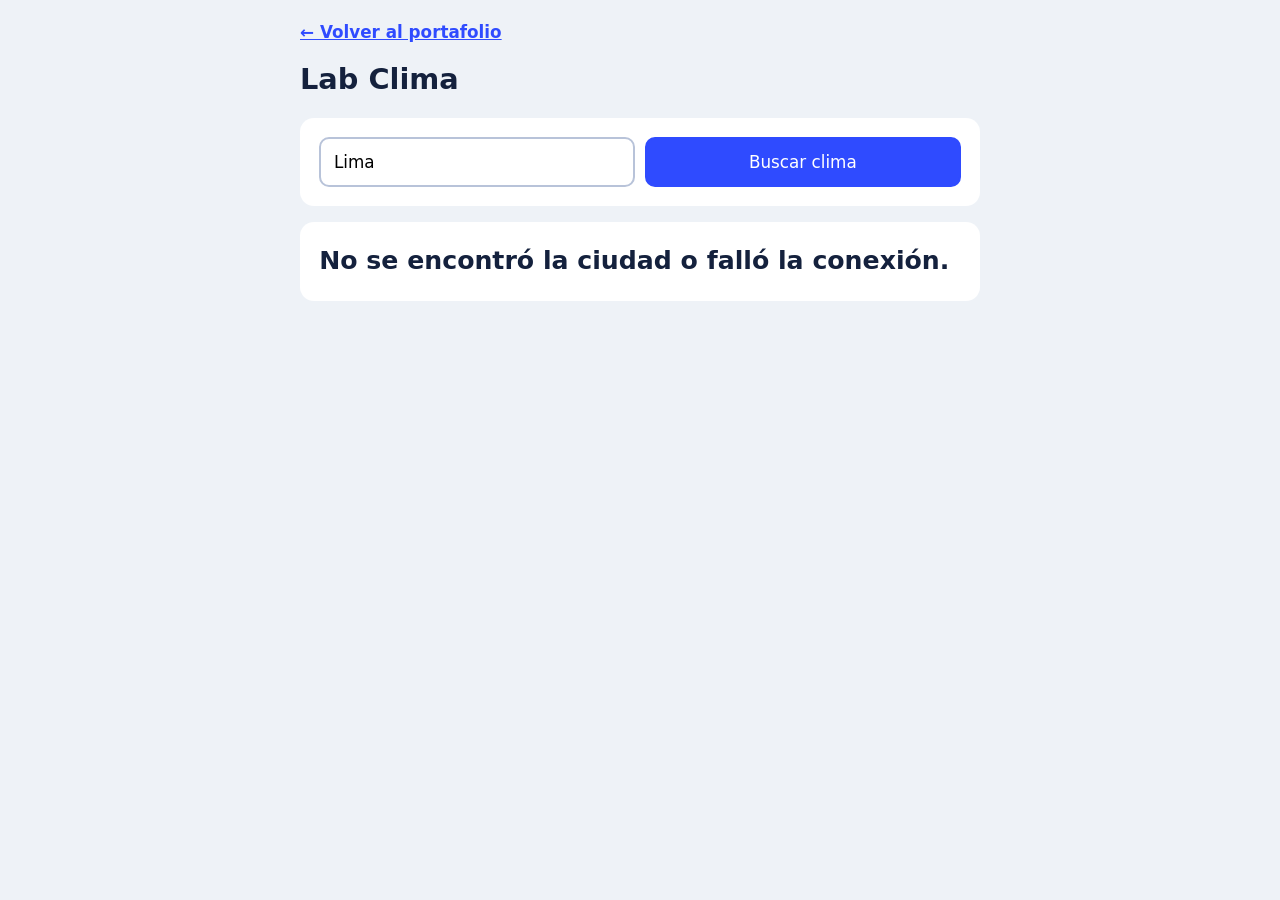
<file: Portafolio-main/proyectos/clima/index.html>
<!DOCTYPE html><html lang="es"><head><meta charset="UTF-8"><meta name="viewport" content="width=device-width,initial-scale=1"><title>Lab Clima | Hirohito Tarazona</title><meta name="description" content="Consulta el clima en tiempo real de cualquier ciudad usando la API Open-Meteo."><meta name="author" content="Hirohito Alexandre Tarazona Quispe"><link rel="canonical" href="https://hirohito-tarazona-portafolio.vercel.app/proyectos/clima/index.html"><meta property="og:type" content="website"><meta property="og:title" content="Lab Clima | Hirohito Tarazona"><meta property="og:description" content="Consulta el clima en tiempo real de cualquier ciudad usando la API Open-Meteo."><meta property="og:image" content="https://hirohito-tarazona-portafolio.vercel.app/img/og-image.jpg"><meta property="og:url" content="https://hirohito-tarazona-portafolio.vercel.app/proyectos/clima/index.html"><link rel="stylesheet" href="../base.css"></head><body><main><a class="volver" href="../../index.html#galeria">← Volver al portafolio</a><h1>Lab Clima</h1>
<form id="f" class="row box"><input name="ciudad" value="Lima" aria-label="Ciudad" required><button>Buscar clima</button></form>
<div class="box" aria-live="polite"><h2 id="n"></h2><p class="big" id="t"></p><p id="d"></p></div>
</main><script>
const f=document.getElementById('f'),$=id=>document.getElementById(id);
f.onsubmit=async e=>{e.preventDefault();$('n').textContent='Buscando…';$('t').textContent=$('d').textContent='';
try{const g=await(await fetch('https://geocoding-api.open-meteo.com/v1/search?count=1&language=es&name='+encodeURIComponent(f.ciudad.value.trim()))).json();
if(!g.results)throw 0;const p=g.results[0];
const w=await(await fetch(`https://api.open-meteo.com/v1/forecast?latitude=${p.latitude}&longitude=${p.longitude}&current=temperature_2m,relative_humidity_2m,wind_speed_10m&timezone=auto`)).json();
const k=w.current;$('n').textContent=`${p.name}, ${p.country||''}`;$('t').textContent=k.temperature_2m+'°C';
$('d').textContent=`Humedad: ${k.relative_humidity_2m}% · Viento: ${k.wind_speed_10m} km/h`}
catch{$('n').textContent='No se encontró la ciudad o falló la conexión.'}};
f.requestSubmit();
</script></body></html>
</file>
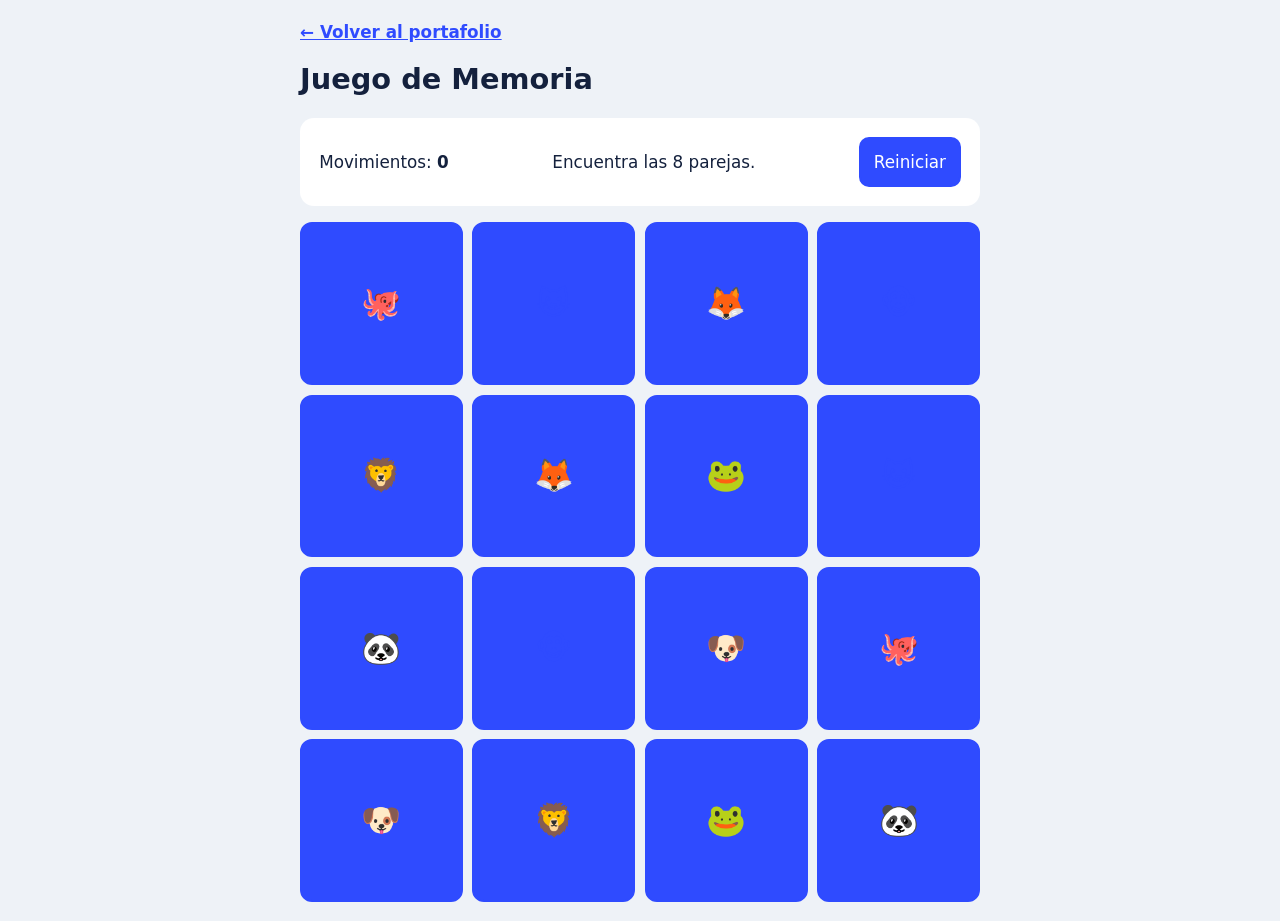
<file: Portafolio-main/proyectos/memoria/index.html>
<!DOCTYPE html><html lang="es"><head><meta charset="UTF-8"><meta name="viewport" content="width=device-width,initial-scale=1"><title>Juego de Memoria | Hirohito Tarazona</title><meta name="description" content="Juego para encontrar las parejas con contador de movimientos."><meta name="author" content="Hirohito Alexandre Tarazona Quispe"><link rel="canonical" href="https://hirohito-tarazona-portafolio.vercel.app/proyectos/memoria/index.html"><meta property="og:type" content="website"><meta property="og:title" content="Juego de Memoria | Hirohito Tarazona"><meta property="og:description" content="Juego para encontrar las parejas con contador de movimientos."><meta property="og:image" content="https://hirohito-tarazona-portafolio.vercel.app/img/og-image.jpg"><meta property="og:url" content="https://hirohito-tarazona-portafolio.vercel.app/proyectos/memoria/index.html"><link rel="stylesheet" href="../base.css"><style>.tab{display:grid;grid-template-columns:repeat(4,1fr);gap:.6rem;margin-top:1rem}.c{aspect-ratio:1;font-size:2rem;background:#2f4bff;color:#2f4bff;border-radius:12px;padding:0}.c.v{background:#fff;color:#14213d;border:2px solid #2f4bff}.c.ok{background:#d9f5df;border-color:#3a7d44;color:#14213d}.info{display:flex;justify-content:space-between;gap:1rem;flex-wrap:wrap;align-items:center}</style></head><body><main><a class="volver" href="../../index.html#galeria">← Volver al portafolio</a><h1>Juego de Memoria</h1>
<div class="box info"><span>Movimientos: <b id="m">0</b></span><span id="msg" aria-live="polite">Encuentra las 8 parejas.</span><button id="r">Reiniciar</button></div>
<div class="tab" id="t"></div>
</main><script>
const E=['🐶','🐱','🦊','🐼','🐸','🦁','🐵','🐙'],t=document.getElementById('t'),m=document.getElementById('m'),msg=document.getElementById('msg');
let a,b,bloq,mov,ok;
function nuevo(){const d=[...E,...E].sort(()=>Math.random()-.5);t.innerHTML='';mov=ok=0;a=b=null;bloq=false;m.textContent=0;msg.textContent='Encuentra las 8 parejas.';
d.forEach(e=>{const x=document.createElement('button');x.className='c';x.textContent=e;x.setAttribute('aria-label','Carta');x.onclick=()=>voltea(x);t.append(x)})}
function voltea(x){if(bloq||x.classList.contains('v'))return;x.classList.add('v');
if(!a){a=x;return}b=x;mov++;m.textContent=mov;
if(a.textContent===b.textContent){a.classList.add('ok');b.classList.add('ok');a=b=null;if(++ok===8)msg.textContent='¡Ganaste en '+mov+' movimientos!'}
else{bloq=true;setTimeout(()=>{a.classList.remove('v');b.classList.remove('v');a=b=null;bloq=false},800)}}
document.getElementById('r').onclick=nuevo;nuevo();
</script></body></html>
</file>
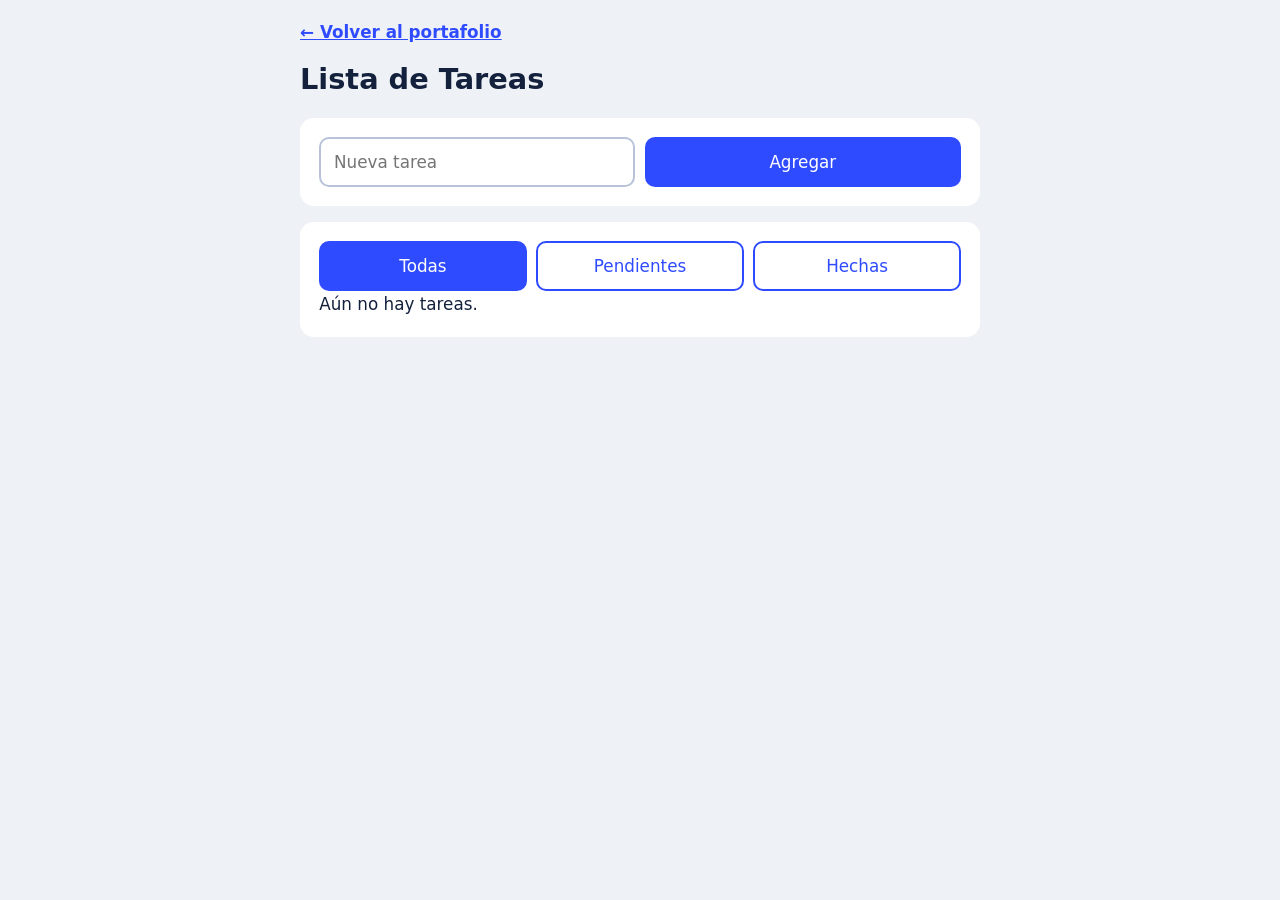
<file: Portafolio-main/proyectos/tareas/index.html>
<!DOCTYPE html><html lang="es"><head><meta charset="UTF-8"><meta name="viewport" content="width=device-width,initial-scale=1"><title>Lista de Tareas | Hirohito Tarazona</title><meta name="description" content="Agrega, completa y filtra tareas con guardado local en el navegador."><meta name="author" content="Hirohito Alexandre Tarazona Quispe"><link rel="canonical" href="https://hirohito-tarazona-portafolio.vercel.app/proyectos/tareas/index.html"><meta property="og:type" content="website"><meta property="og:title" content="Lista de Tareas | Hirohito Tarazona"><meta property="og:description" content="Agrega, completa y filtra tareas con guardado local en el navegador."><meta property="og:image" content="https://hirohito-tarazona-portafolio.vercel.app/img/og-image.jpg"><meta property="og:url" content="https://hirohito-tarazona-portafolio.vercel.app/proyectos/tareas/index.html"><link rel="stylesheet" href="../base.css"><style>li.hecha span{text-decoration:line-through;opacity:.55}li span{flex:1;cursor:pointer}.x{background:#d1495b;border-color:#d1495b;padding:.2rem .6rem}.filtros button{background:#fff;color:#2f4bff}.filtros button.on{background:#2f4bff;color:#fff}</style></head><body><main><a class="volver" href="../../index.html#galeria">← Volver al portafolio</a><h1>Lista de Tareas</h1>
<form id="f" class="row box"><input id="t" maxlength="80" placeholder="Nueva tarea" aria-label="Nueva tarea" required><button>Agregar</button></form>
<div class="box"><div class="row filtros" id="fl"><button data-f="todas" class="on">Todas</button><button data-f="pend">Pendientes</button><button data-f="hechas">Hechas</button></div><ul id="l"></ul><p id="c" aria-live="polite"></p></div>
</main><script>
let ts=[],fil='todas';try{ts=JSON.parse(localStorage.getItem('tareas'))||[]}catch(e){}
const l=document.getElementById('l'),c=document.getElementById('c');
const g=()=>{try{localStorage.setItem('tareas',JSON.stringify(ts))}catch(e){}};
function pinta(){l.innerHTML='';ts.forEach((t,i)=>{if(fil==='pend'&&t.h||fil==='hechas'&&!t.h)return;
const li=document.createElement('li');if(t.h)li.className='hecha';
const s=document.createElement('span');s.textContent=t.x;s.onclick=()=>{t.h=!t.h;g();pinta()};
const b=document.createElement('button');b.className='x';b.textContent='✕';b.setAttribute('aria-label','Borrar tarea');b.onclick=()=>{ts.splice(i,1);g();pinta()};
li.append(s,b);l.append(li)});
const p=ts.filter(t=>!t.h).length;c.textContent=ts.length?p+' pendiente(s) de '+ts.length:'Aún no hay tareas.'}
document.getElementById('f').onsubmit=e=>{e.preventDefault();const i=document.getElementById('t');ts.push({x:i.value.trim(),h:false});i.value='';g();pinta()};
document.getElementById('fl').onclick=e=>{if(!e.target.dataset.f)return;fil=e.target.dataset.f;document.querySelectorAll('#fl button').forEach(b=>b.classList.toggle('on',b===e.target));pinta()};
pinta();
</script></body></html>
</file>
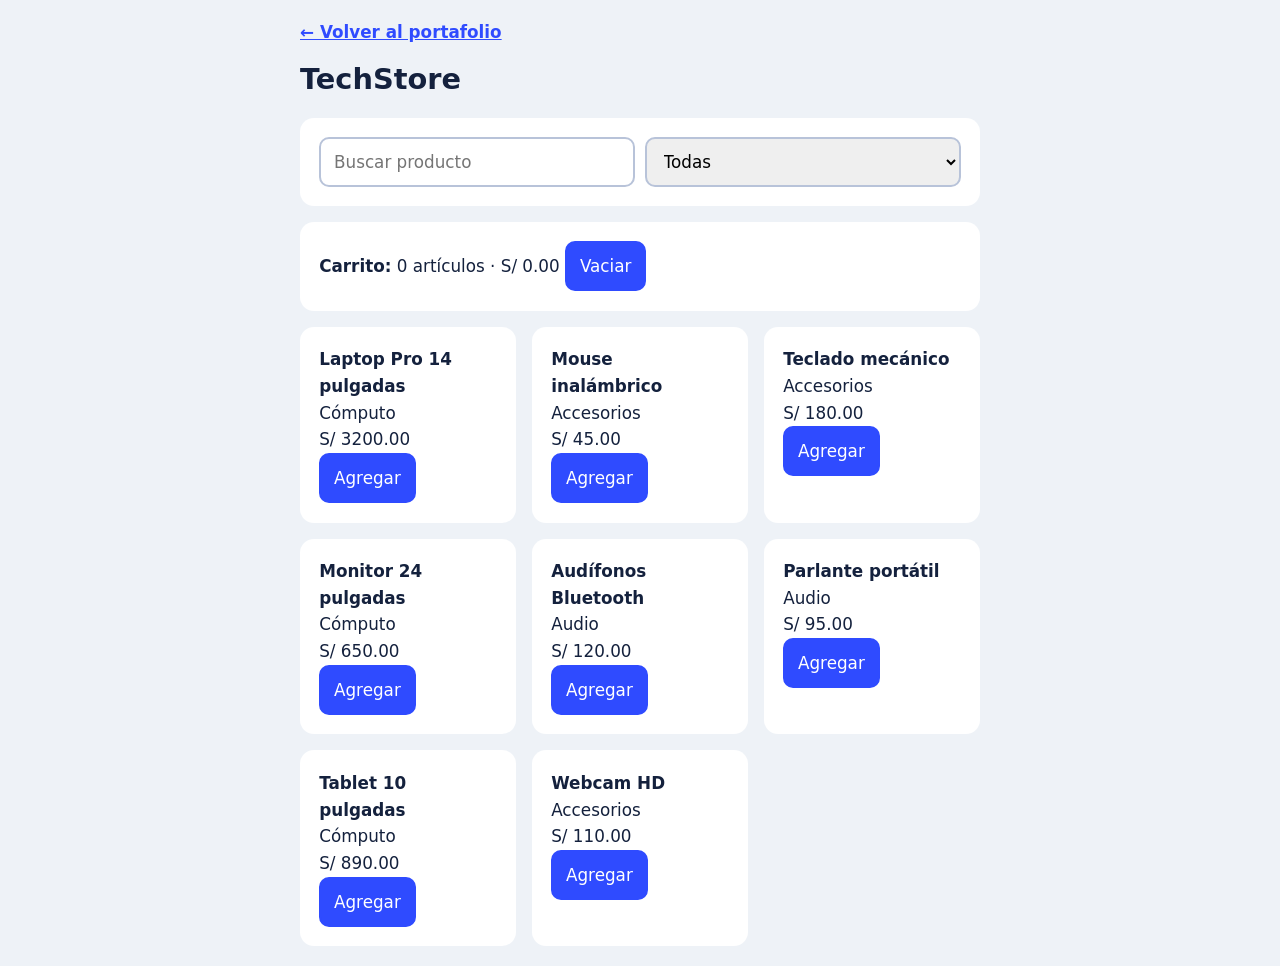
<file: Portafolio-main/proyectos/techstore/index.html>
<!DOCTYPE html><html lang="es"><head><meta charset="UTF-8"><meta name="viewport" content="width=device-width,initial-scale=1"><title>TechStore | Hirohito Tarazona</title><meta name="description" content="Catálogo de tecnología con búsqueda, filtro por categoría y carrito de compras."><meta name="author" content="Hirohito Alexandre Tarazona Quispe"><link rel="canonical" href="https://hirohito-tarazona-portafolio.vercel.app/proyectos/techstore/index.html"><meta property="og:type" content="website"><meta property="og:title" content="TechStore | Hirohito Tarazona"><meta property="og:description" content="Catálogo de tecnología con búsqueda, filtro por categoría y carrito de compras."><meta property="og:image" content="https://hirohito-tarazona-portafolio.vercel.app/img/og-image.jpg"><meta property="og:url" content="https://hirohito-tarazona-portafolio.vercel.app/proyectos/techstore/index.html"><link rel="stylesheet" href="../base.css"></head><body><main><a class="volver" href="../../index.html#galeria">← Volver al portafolio</a><h1>TechStore</h1>
<div class="row box"><input id="q" placeholder="Buscar producto" aria-label="Buscar"><select id="c" aria-label="Categoría"><option value="">Todas</option><option>Cómputo</option><option>Accesorios</option><option>Audio</option></select></div>
<p class="box"><b>Carrito:</b> <span id="car"></span> <button id="vac">Vaciar</button></p>
<div class="grid" id="lista" style="margin-top:1rem"></div>
</main><script>
const P=[['Laptop Pro 14 pulgadas','Cómputo',3200],['Mouse inalámbrico','Accesorios',45],['Teclado mecánico','Accesorios',180],['Monitor 24 pulgadas','Cómputo',650],['Audífonos Bluetooth','Audio',120],['Parlante portátil','Audio',95],['Tablet 10 pulgadas','Cómputo',890],['Webcam HD','Accesorios',110]].map(([n,c,p])=>({n,c,p}));
const $=id=>document.getElementById(id),cart=new Map(),fmt=n=>'S/ '+n.toFixed(2);
function render(){const q=$('q').value.toLowerCase(),c=$('c').value;
$('lista').innerHTML=P.map((x,i)=>({...x,i})).filter(x=>(!c||x.c===c)&&x.n.toLowerCase().includes(q)).map(x=>`<div class="box"><b>${x.n}</b><p>${x.c}</p><p>${fmt(x.p)}</p><button data-i="${x.i}">Agregar</button></div>`).join('')||'<p>Sin resultados.</p>';
let n=0,t=0;cart.forEach((q,i)=>{n+=q;t+=q*P[i].p});$('car').textContent=`${n} artículos · ${fmt(t)}`}
$('lista').onclick=e=>{const i=e.target.dataset.i;if(i!=null){cart.set(+i,(cart.get(+i)||0)+1);render()}};
$('vac').onclick=()=>{cart.clear();render()};$('q').oninput=$('c').onchange=render;render();
</script></body></html>
</file>
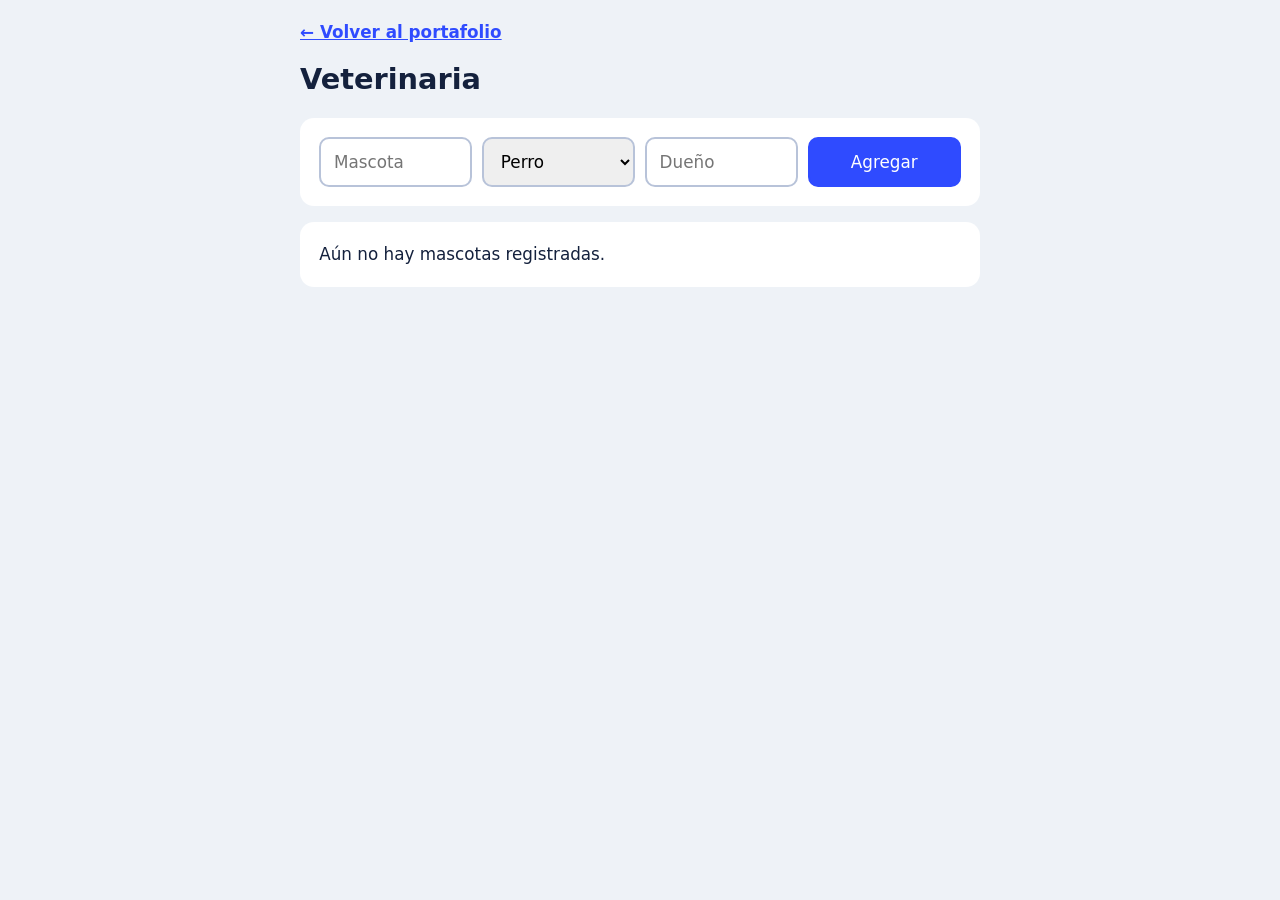
<file: Portafolio-main/proyectos/veterinaria/index.html>
<!DOCTYPE html><html lang="es"><head><meta charset="UTF-8"><meta name="viewport" content="width=device-width,initial-scale=1"><title>Veterinaria | Hirohito Tarazona</title><meta name="description" content="CRUD de mascotas con datos guardados en el navegador."><meta name="author" content="Hirohito Alexandre Tarazona Quispe"><link rel="canonical" href="https://hirohito-tarazona-portafolio.vercel.app/proyectos/veterinaria/index.html"><meta property="og:type" content="website"><meta property="og:title" content="Veterinaria | Hirohito Tarazona"><meta property="og:description" content="CRUD de mascotas con datos guardados en el navegador."><meta property="og:image" content="https://hirohito-tarazona-portafolio.vercel.app/img/og-image.jpg"><meta property="og:url" content="https://hirohito-tarazona-portafolio.vercel.app/proyectos/veterinaria/index.html"><link rel="stylesheet" href="../base.css"></head><body><main><a class="volver" href="../../index.html#galeria">← Volver al portafolio</a><h1>Veterinaria</h1>
<form id="f" class="row box"><input name="nombre" placeholder="Mascota" aria-label="Nombre de la mascota" required><select name="especie" aria-label="Especie"><option>Perro</option><option>Gato</option><option>Otro</option></select><input name="dueno" placeholder="Dueño" aria-label="Dueño" required><button>Agregar</button></form>
<ul class="box" id="l"></ul>
</main><script>
const f=document.getElementById('f'),l=document.getElementById('l'),b=f.querySelector('button');let d,ed=null;
try{d=JSON.parse(localStorage.getItem('vet'))||[]}catch{d=[]}
const save=()=>{try{localStorage.setItem('vet',JSON.stringify(d))}catch{}draw()};
function draw(){l.replaceChildren(...d.map((m,i)=>{const li=document.createElement('li'),s=document.createElement('span');s.textContent=`${m.nombre} (${m.especie}) · Dueño: ${m.dueno}`;
const a=document.createElement('span');a.innerHTML=`<button data-e="${i}">Editar</button> <button data-d="${i}">Borrar</button>`;li.append(s,a);return li}));
if(!d.length)l.textContent='Aún no hay mascotas registradas.'}
f.onsubmit=e=>{e.preventDefault();const m={nombre:f.nombre.value.trim(),especie:f.especie.value,dueno:f.dueno.value.trim()};if(!m.nombre||!m.dueno)return;
ed===null?d.push(m):d[ed]=m;ed=null;f.reset();b.textContent='Agregar';save()};
l.onclick=e=>{const t=e.target.dataset;if(t.d!=null){d.splice(+t.d,1);save()}
if(t.e!=null){ed=+t.e;const m=d[ed];f.nombre.value=m.nombre;f.especie.value=m.especie;f.dueno.value=m.dueno;b.textContent='Guardar cambios'}};
draw();
</script></body></html>
</file>
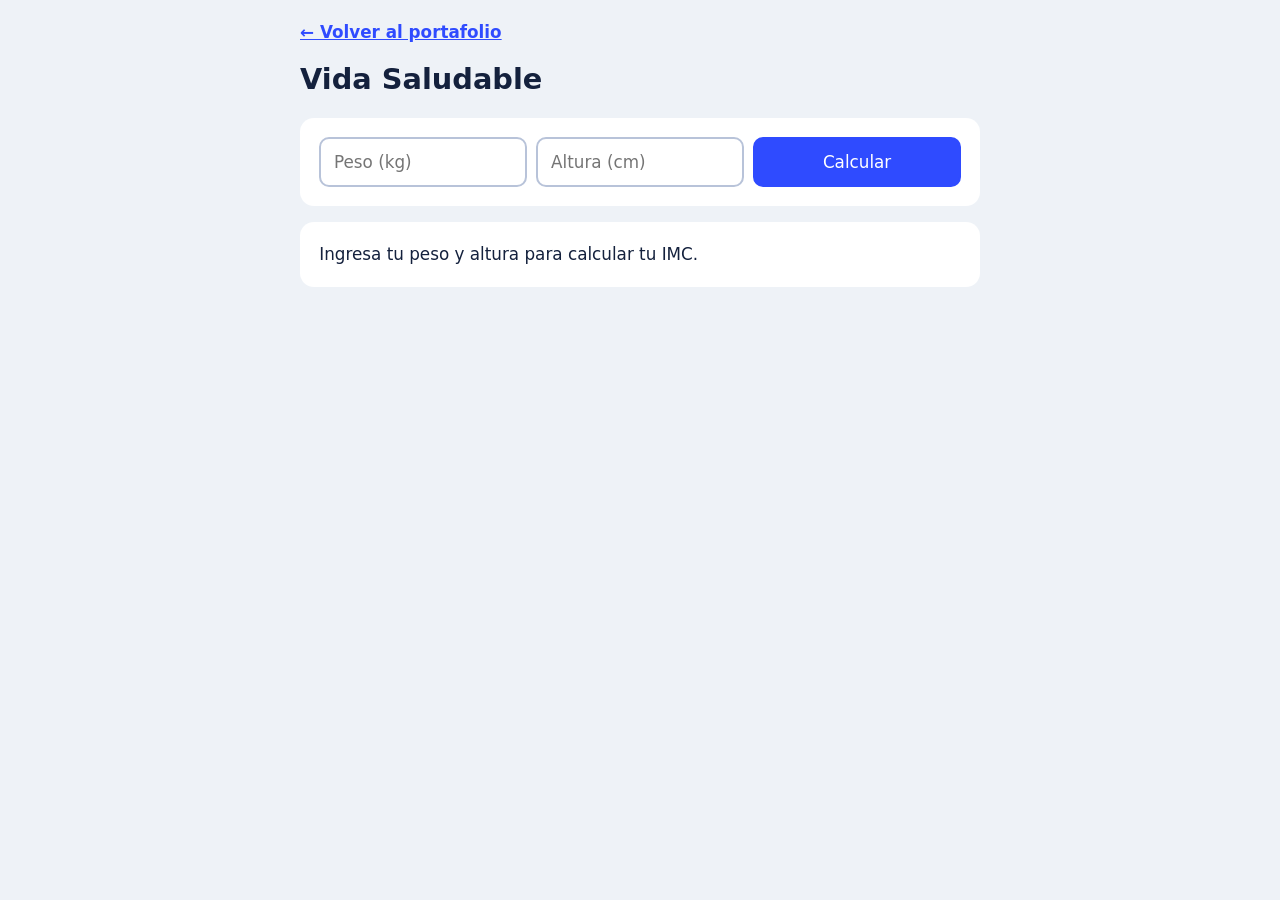
<file: Portafolio-main/proyectos/vida-saludable/index.html>
<!DOCTYPE html><html lang="es"><head><meta charset="UTF-8"><meta name="viewport" content="width=device-width,initial-scale=1"><title>Vida Saludable | Hirohito Tarazona</title><meta name="description" content="Calculadora de IMC con rutina de ejercicios y dieta sugerida."><meta name="author" content="Hirohito Alexandre Tarazona Quispe"><link rel="canonical" href="https://hirohito-tarazona-portafolio.vercel.app/proyectos/vida-saludable/index.html"><meta property="og:type" content="website"><meta property="og:title" content="Vida Saludable | Hirohito Tarazona"><meta property="og:description" content="Calculadora de IMC con rutina de ejercicios y dieta sugerida."><meta property="og:image" content="https://hirohito-tarazona-portafolio.vercel.app/img/og-image.jpg"><meta property="og:url" content="https://hirohito-tarazona-portafolio.vercel.app/proyectos/vida-saludable/index.html"><link rel="stylesheet" href="../base.css"></head><body><main><a class="volver" href="../../index.html#galeria">← Volver al portafolio</a><h1>Vida Saludable</h1>
<form id="f" class="row box"><input name="peso" type="number" step="0.1" min="20" max="300" placeholder="Peso (kg)" aria-label="Peso en kg" required><input name="altura" type="number" min="100" max="230" placeholder="Altura (cm)" aria-label="Altura en cm" required><button>Calcular</button></form>
<div class="box" id="r" aria-live="polite">Ingresa tu peso y altura para calcular tu IMC.</div>
</main><script>
const f=document.getElementById('f'),r=document.getElementById('r');
f.onsubmit=e=>{e.preventDefault();const p=+f.peso.value,h=+f.altura.value/100,i=p/(h*h);
const [c,ru,di]=i<18.5?['Bajo peso','Fuerza 3 veces por semana','Más calorías con proteínas y carbohidratos complejos']:i<25?['Peso normal','Cardio y fuerza 4 veces por semana','Dieta variada y balanceada']:i<30?['Sobrepeso','Caminata de 30 minutos diarios y fuerza 3 veces por semana','Menos azúcares y frituras, más verduras']:['Obesidad','Caminata suave diaria, aumentando poco a poco','Consulta con un nutricionista para un plan a tu medida'];
r.innerHTML=`<p class="big">${i.toFixed(1)}</p><p><b>${c}</b></p><p><b>Rutina:</b> ${ru}</p><p><b>Dieta:</b> ${di}</p><p><small>Referencial. No reemplaza a un profesional de salud.</small></p>`};
</script></body></html>
</file>
<file: Portafolio-main/proyectos/base.css>
*{box-sizing:border-box;margin:0}
body{font:1.05rem/1.6 system-ui,sans-serif;background:#eef2f7;color:#14213d;padding:1.2rem}
main{max-width:680px;margin:auto}h1{font-size:1.8rem;margin:.6rem 0}.volver{color:#2f4bff;font-weight:600}
.box{background:#fff;border-radius:14px;padding:1.2rem;margin-top:1rem}
input,select,button{font:inherit;padding:.6rem .8rem;border:2px solid #b8c3d9;border-radius:10px;min-width:0}
button{background:#2f4bff;color:#fff;border-color:#2f4bff;cursor:pointer}
.row{display:flex;gap:.6rem;flex-wrap:wrap}.row>*{flex:1 1 140px}
.grid{display:grid;grid-template-columns:repeat(auto-fill,minmax(190px,1fr));gap:1rem}.grid .box{margin:0}
ul{list-style:none;padding:0}li{display:flex;justify-content:space-between;gap:.5rem;padding:.5rem 0;border-bottom:1px solid #e1e8f2;flex-wrap:wrap}
.big{font-size:2.6rem;font-weight:800}
</file>
